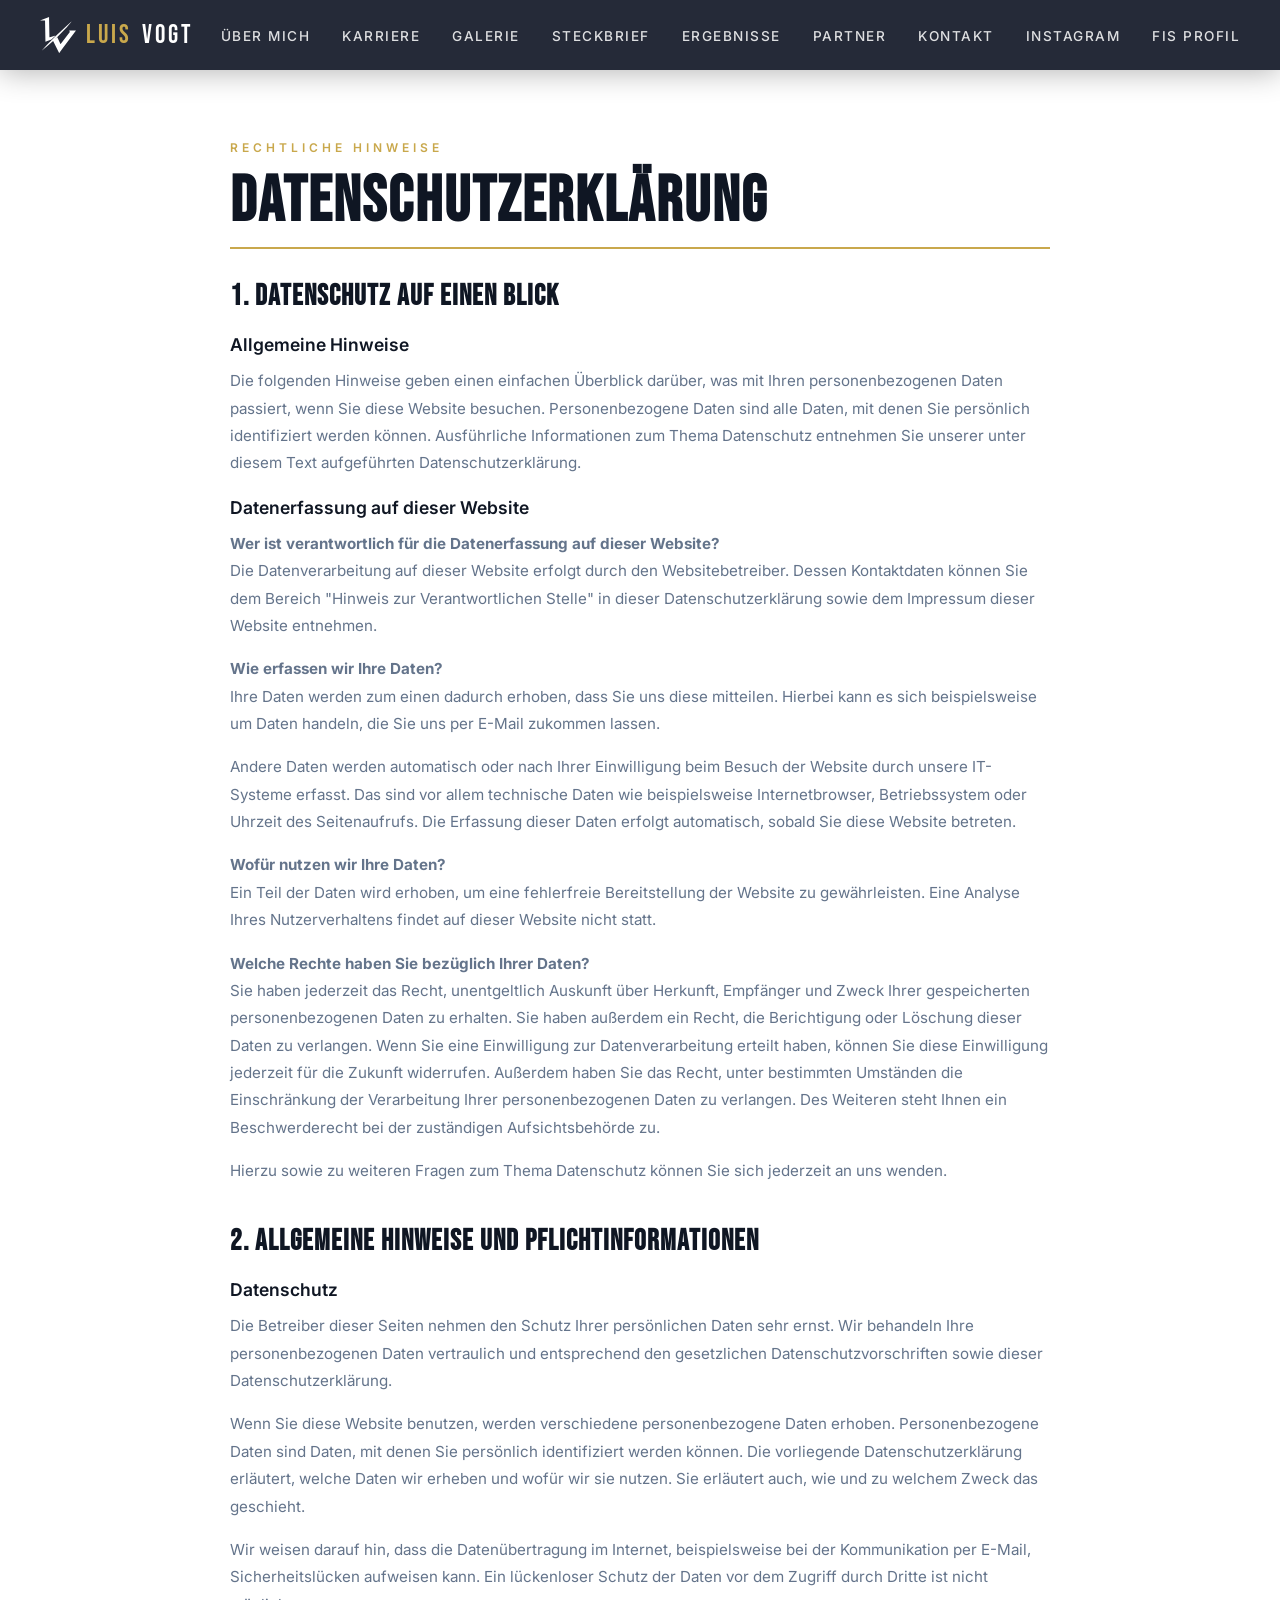
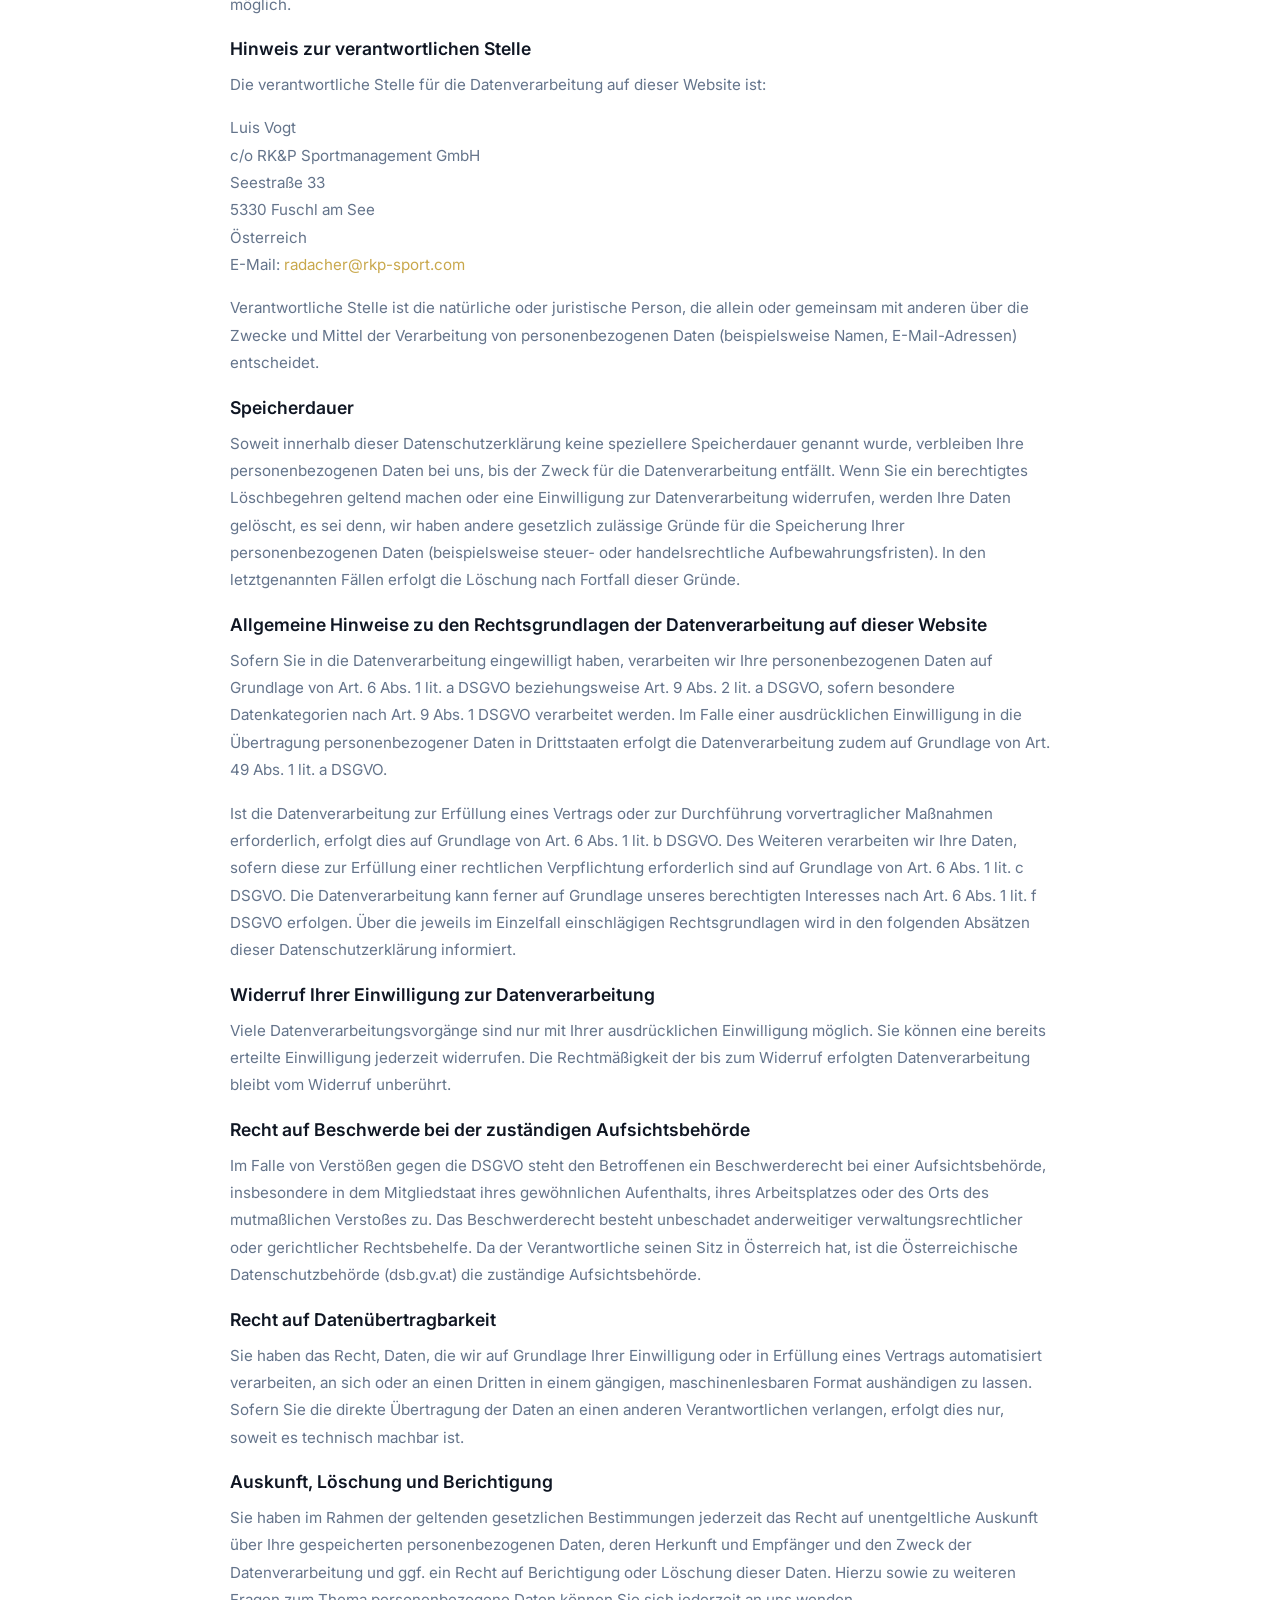
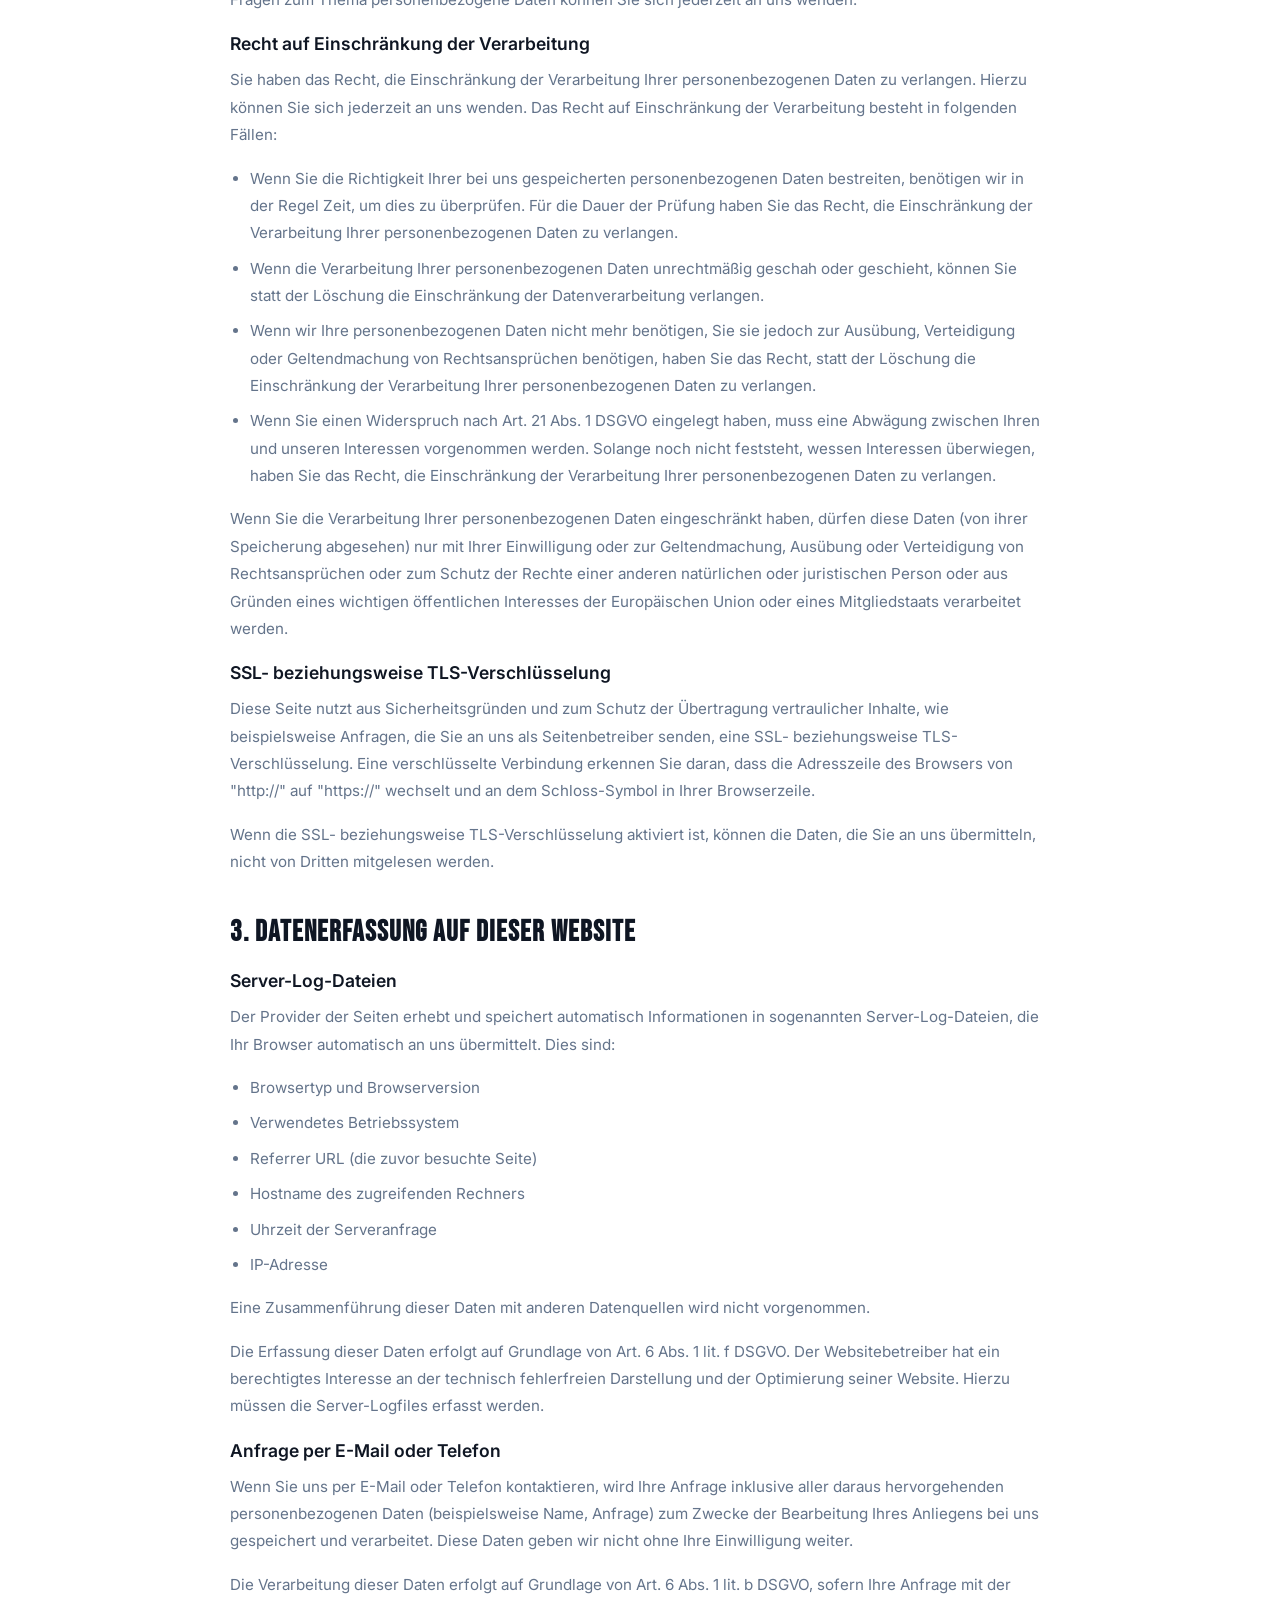
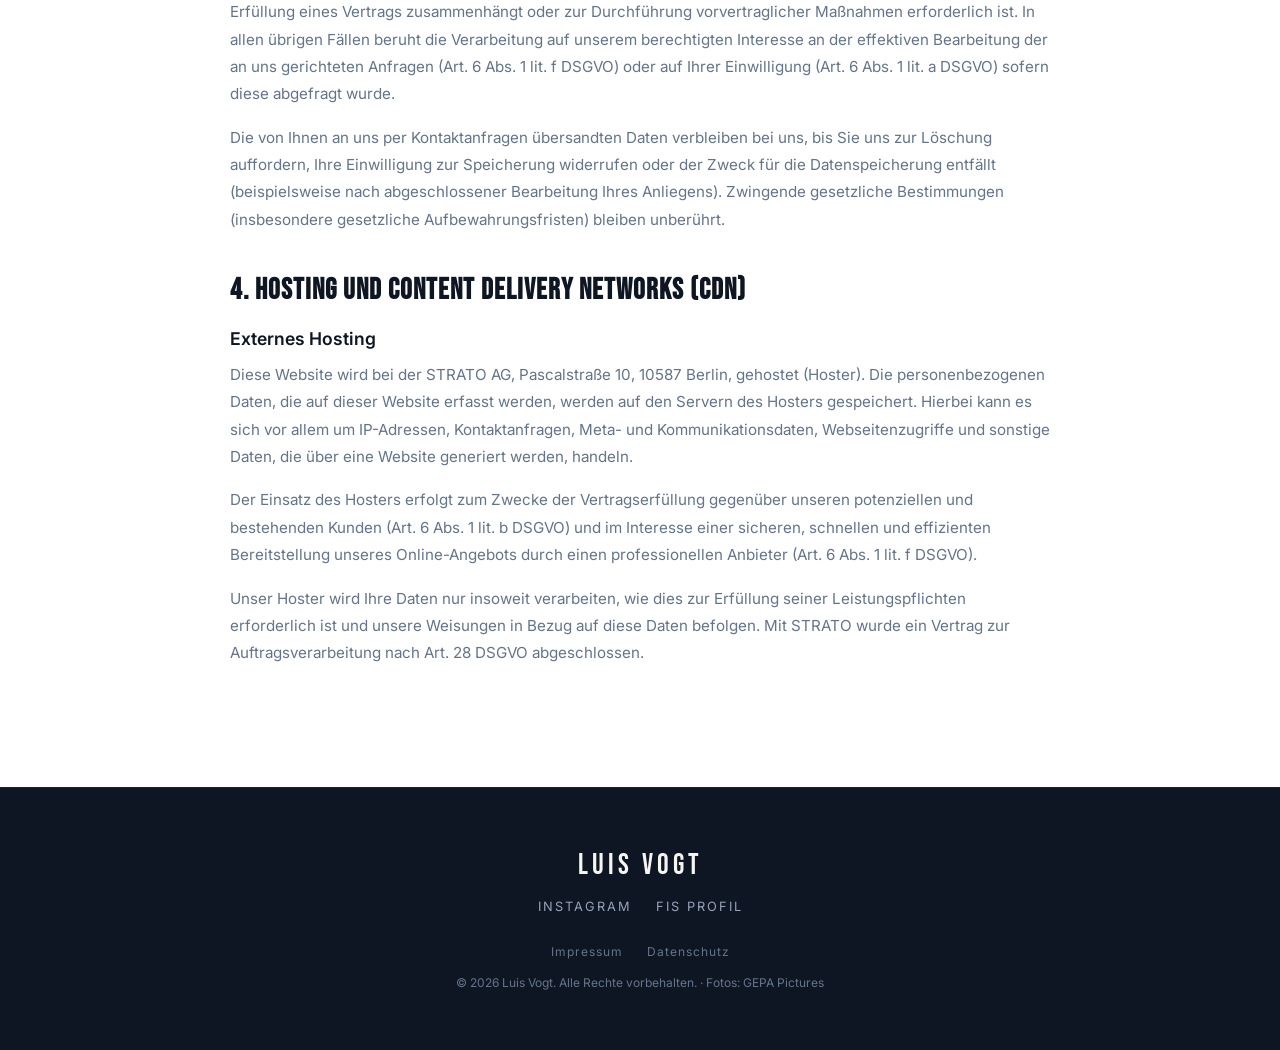
<file: datenschutz.html>
<!DOCTYPE html>
<html lang="de">
<head>
    <meta charset="UTF-8">
    <meta name="viewport" content="width=device-width, initial-scale=1.0">
    <title>Datenschutzerklärung | Luis Vogt | Ski Alpin</title>
    
    <!-- Meta-Tags -->
    <meta name="robots" content="noindex, follow">
    <link rel="stylesheet" href="fonts.css">
    
    <style>
        :root {
            --primary: #0f1623;
            --accent: #c9a84c;
            --accent-light: #dfc06a;
            --gray-100: #f6f5f2;
            --gray-200: #e7e5e0;
            --gray-400: #94a3b8;
            --gray-600: #64748b;
            --gray-800: #1e293b;
            --white: #ffffff;
        }

        * {
            margin: 0;
            padding: 0;
            box-sizing: border-box;
        }

        body {
            font-family: 'Inter', -apple-system, BlinkMacSystemFont, sans-serif;
            color: var(--gray-800);
            background: var(--white);
            overflow-x: hidden;
        }

        /* ========== NAVIGATION ========== */
        nav {
            position: fixed;
            top: 0;
            left: 0;
            right: 0;
            z-index: 1000;
            padding: 0 40px;
            height: 70px;
            display: flex;
            align-items: center;
            justify-content: space-between;
            transition: all 0.4s ease;
            background: rgba(26, 31, 46, 0.95);
            backdrop-filter: blur(20px);
            box-shadow: 0 2px 30px rgba(0,0,0,0.3);
        }

        .nav-logo {
            height: 36px;
            width: auto;
            display: block;
        }

        .nav-brand {
            font-family: 'Bebas Neue', sans-serif;
            font-size: 1.6rem;
            color: var(--white);
            text-decoration: none;
            letter-spacing: 3px;
            display: flex;
            align-items: center;
            gap: 10px;
        }

        .nav-brand .accent {
            color: var(--accent);
        }

        .nav-links {
            display: flex;
            list-style: none;
            gap: 32px;
        }

        .nav-links a {
            color: rgba(255,255,255,0.85);
            text-decoration: none;
            font-size: 0.85rem;
            font-weight: 500;
            letter-spacing: 1.5px;
            text-transform: uppercase;
            transition: color 0.3s;
            position: relative;
        }

        .nav-links a::after {
            content: '';
            position: absolute;
            bottom: -4px;
            left: 0;
            width: 0;
            height: 2px;
            background: var(--accent);
            transition: width 0.3s;
        }

        .nav-links a:hover {
            color: var(--white);
        }

        .nav-links a:hover::after {
            width: 100%;
        }

        /* Hamburger */
        .hamburger {
            display: none;
            flex-direction: column;
            gap: 5px;
            cursor: pointer;
            z-index: 1001;
            background: none;
            border: none;
            padding: 8px;
        }

        .hamburger span {
            width: 28px;
            height: 2px;
            background: var(--white);
            transition: all 0.3s;
            display: block;
        }

        /* Mobile Menu Backdrop */
        .nav-backdrop {
            display: none;
            position: fixed;
            inset: 0;
            background: rgba(0,0,0,0.5);
            z-index: 998;
            opacity: 0;
            transition: opacity 0.3s ease;
        }

        .nav-backdrop.active {
            display: block;
            opacity: 1;
        }

        /* ========== LEGAL CONTENT ========== */
        .legal-container {
            max-width: 900px;
            margin: 0 auto;
            padding: 140px 40px 80px;
        }

        .section-label {
            font-size: 0.75rem;
            font-weight: 600;
            letter-spacing: 4px;
            text-transform: uppercase;
            color: var(--accent);
            margin-bottom: 12px;
        }

        .legal-title {
            font-family: 'Bebas Neue', sans-serif;
            font-size: clamp(2.5rem, 5vw, 4rem);
            color: var(--primary);
            letter-spacing: 2px;
            margin-bottom: 30px;
            line-height: 1.1;
            border-bottom: 2px solid var(--accent);
            padding-bottom: 10px;
        }

        .legal-section {
            margin-bottom: 40px;
        }

        .legal-section h2 {
            font-family: 'Bebas Neue', sans-serif;
            font-size: 1.8rem;
            color: var(--primary);
            letter-spacing: 1px;
            margin-top: 30px;
            margin-bottom: 16px;
        }

        .legal-section h3 {
            font-size: 1.1rem;
            color: var(--primary);
            margin-top: 20px;
            margin-bottom: 12px;
            font-weight: 600;
        }

        .legal-section p {
            font-size: 0.95rem;
            line-height: 1.8;
            color: var(--gray-600);
            margin-bottom: 16px;
        }

        .legal-section ul {
            margin-left: 20px;
            margin-bottom: 16px;
            color: var(--gray-600);
            font-size: 0.95rem;
            line-height: 1.8;
        }

        .legal-section li {
            margin-bottom: 8px;
        }

        .legal-section a {
            color: var(--accent);
            text-decoration: none;
            transition: color 0.3s;
        }

        .legal-section a:hover {
            color: var(--primary);
        }

        /* ========== FOOTER ========== */
        footer {
            padding: 60px;
            background: var(--primary);
            text-align: center;
            border-top: 1px solid rgba(255,255,255,0.06);
        }

        .footer-name {
            font-family: 'Bebas Neue', sans-serif;
            font-size: 1.8rem;
            color: var(--gray-100);
            letter-spacing: 4px;
            margin-bottom: 16px;
        }

        .footer-social {
            display: flex;
            justify-content: center;
            gap: 24px;
            margin-bottom: 30px;
        }

        .footer-social a {
            color: var(--gray-400);
            text-decoration: none;
            font-size: 0.8rem;
            letter-spacing: 2px;
            text-transform: uppercase;
            transition: color 0.3s;
        }

        .footer-social a:hover {
            color: var(--accent);
        }

        .footer-legal {
            display: flex;
            justify-content: center;
            gap: 24px;
            margin-bottom: 16px;
        }

        .footer-legal a {
            color: var(--gray-600);
            text-decoration: none;
            font-size: 0.75rem;
            letter-spacing: 1px;
            transition: color 0.3s;
        }

        .footer-legal a:hover {
            color: var(--accent);
        }

        .footer-copy {
            font-size: 0.75rem;
            color: var(--gray-600);
        }

        @media (max-width: 768px) {
            nav {
                padding: 0 24px;
            }

            .nav-links {
                position: fixed;
                top: 0;
                right: -100%;
                width: 280px;
                height: 100vh;
                background: rgba(26,31,46, 0.98);
                flex-direction: column;
                padding: 100px 40px 40px;
                transition: right 0.4s ease;
                gap: 20px;
                z-index: 999;
            }

            .nav-links.active {
                right: 0;
            }

            .hamburger {
                display: flex;
            }

            .legal-container {
                padding: 100px 24px 60px;
            }

            footer {
                padding: 40px 24px;
            }
        }
    </style>
    <!-- Favicon & Webmanifest -->
    <link rel="icon" type="image/png" sizes="32x32" href="Images/favicon-32x32.png">
    <link rel="icon" type="image/png" sizes="16x16" href="Images/favicon-16x16.png">
    <link rel="icon" type="image/svg+xml" href="Images/logo-lv-navy.svg">
    <link rel="apple-touch-icon" sizes="180x180" href="Images/apple-touch-icon.png">
    <link rel="shortcut icon" href="favicon.ico" type="image/x-icon">
    <link rel="manifest" href="site.webmanifest">
</head>
<body>

    <!-- ========== NAVIGATION ========== -->
    <nav id="navbar" role="navigation" aria-label="Hauptnavigation">
        <a href="index.html" class="nav-brand"><img class="nav-logo" src="Images/logo-lv-white.svg" alt="" width="450" height="444"><span class="accent">LUIS</span> VOGT</a>
        <ul class="nav-links" id="navLinks" role="menubar">
            <li role="none"><a href="index.html#about" role="menuitem" onclick="closeMenu()">Über mich</a></li>
            <li role="none"><a href="index.html#career" role="menuitem" onclick="closeMenu()">Karriere</a></li>
            <li role="none"><a href="index.html#gallery" role="menuitem" onclick="closeMenu()">Galerie</a></li>
            <li role="none"><a href="index.html#profile" role="menuitem" onclick="closeMenu()">Steckbrief</a></li>
            <li role="none"><a href="index.html#results" role="menuitem" onclick="closeMenu()">Ergebnisse</a></li>
            <li role="none"><a href="index.html#sponsors" role="menuitem" onclick="closeMenu()">Partner</a></li>
            <li role="none"><a href="index.html#contact" role="menuitem" onclick="closeMenu()">Kontakt</a></li>
            <li role="none"><a href="https://www.instagram.com/luis.vogt_21/" target="_blank" rel="noopener noreferrer" role="menuitem">Instagram</a></li>
            <li role="none"><a href="https://www.fis-ski.com/DB/general/athlete-biography.html?sectorcode=al&competitorid=229136" target="_blank" rel="noopener noreferrer" role="menuitem">FIS Profil</a></li>
        </ul>
        <button class="hamburger" id="hamburgerBtn" aria-label="Menü öffnen" aria-expanded="false" aria-controls="navLinks">
            <span></span>
            <span></span>
            <span></span>
        </button>
    </nav>
    <div class="nav-backdrop" id="navBackdrop"></div>

    <!-- ========== LEGAL CONTENT ========== -->
    <main class="legal-container">
        <div class="section-label">Rechtliche Hinweise</div>
        <h1 class="legal-title">Datenschutzerklärung</h1>
        
        <div class="legal-section">
            <h2>1. Datenschutz auf einen Blick</h2>
            <h3>Allgemeine Hinweise</h3>
            <p>
                Die folgenden Hinweise geben einen einfachen Überblick darüber, was mit Ihren personenbezogenen Daten passiert, wenn Sie diese Website besuchen. Personenbezogene Daten sind alle Daten, mit denen Sie persönlich identifiziert werden können. Ausführliche Informationen zum Thema Datenschutz entnehmen Sie unserer unter diesem Text aufgeführten Datenschutzerklärung.
            </p>

            <h3>Datenerfassung auf dieser Website</h3>
            <p>
                <strong>Wer ist verantwortlich für die Datenerfassung auf dieser Website?</strong><br>
                Die Datenverarbeitung auf dieser Website erfolgt durch den Websitebetreiber. Dessen Kontaktdaten können Sie dem Bereich "Hinweis zur Verantwortlichen Stelle" in dieser Datenschutzerklärung sowie dem Impressum dieser Website entnehmen.
            </p>
            <p>
                <strong>Wie erfassen wir Ihre Daten?</strong><br>
                Ihre Daten werden zum einen dadurch erhoben, dass Sie uns diese mitteilen. Hierbei kann es sich beispielsweise um Daten handeln, die Sie uns per E-Mail zukommen lassen.
            </p>
            <p>
                Andere Daten werden automatisch oder nach Ihrer Einwilligung beim Besuch der Website durch unsere IT-Systeme erfasst. Das sind vor allem technische Daten wie beispielsweise Internetbrowser, Betriebssystem oder Uhrzeit des Seitenaufrufs. Die Erfassung dieser Daten erfolgt automatisch, sobald Sie diese Website betreten.
            </p>
            <p>
                <strong>Wofür nutzen wir Ihre Daten?</strong><br>
                Ein Teil der Daten wird erhoben, um eine fehlerfreie Bereitstellung der Website zu gewährleisten. Eine Analyse Ihres Nutzerverhaltens findet auf dieser Website nicht statt.
            </p>
            <p>
                <strong>Welche Rechte haben Sie bezüglich Ihrer Daten?</strong><br>
                Sie haben jederzeit das Recht, unentgeltlich Auskunft über Herkunft, Empfänger und Zweck Ihrer gespeicherten personenbezogenen Daten zu erhalten. Sie haben außerdem ein Recht, die Berichtigung oder Löschung dieser Daten zu verlangen. Wenn Sie eine Einwilligung zur Datenverarbeitung erteilt haben, können Sie diese Einwilligung jederzeit für die Zukunft widerrufen. Außerdem haben Sie das Recht, unter bestimmten Umständen die Einschränkung der Verarbeitung Ihrer personenbezogenen Daten zu verlangen. Des Weiteren steht Ihnen ein Beschwerderecht bei der zuständigen Aufsichtsbehörde zu.
            </p>
            <p>
                Hierzu sowie zu weiteren Fragen zum Thema Datenschutz können Sie sich jederzeit an uns wenden.
            </p>
        </div>

        <div class="legal-section">
            <h2>2. Allgemeine Hinweise und Pflichtinformationen</h2>
            <h3>Datenschutz</h3>
            <p>
                Die Betreiber dieser Seiten nehmen den Schutz Ihrer persönlichen Daten sehr ernst. Wir behandeln Ihre personenbezogenen Daten vertraulich und entsprechend den gesetzlichen Datenschutzvorschriften sowie dieser Datenschutzerklärung.
            </p>
            <p>
                Wenn Sie diese Website benutzen, werden verschiedene personenbezogene Daten erhoben. Personenbezogene Daten sind Daten, mit denen Sie persönlich identifiziert werden können. Die vorliegende Datenschutzerklärung erläutert, welche Daten wir erheben und wofür wir sie nutzen. Sie erläutert auch, wie und zu welchem Zweck das geschieht.
            </p>
            <p>
                Wir weisen darauf hin, dass die Datenübertragung im Internet, beispielsweise bei der Kommunikation per E-Mail, Sicherheitslücken aufweisen kann. Ein lückenloser Schutz der Daten vor dem Zugriff durch Dritte ist nicht möglich.
            </p>

            <h3>Hinweis zur verantwortlichen Stelle</h3>
            <p>
                Die verantwortliche Stelle für die Datenverarbeitung auf dieser Website ist:
            </p>
            <p>
                Luis Vogt<br>
                c/o RK&P Sportmanagement GmbH<br>
                Seestraße 33<br>
                5330 Fuschl am See<br>
                Österreich<br>
                E-Mail: <a href="mailto:radacher@rkp-sport.com">radacher@rkp-sport.com</a>
            </p>
            <p>
                Verantwortliche Stelle ist die natürliche oder juristische Person, die allein oder gemeinsam mit anderen über die Zwecke und Mittel der Verarbeitung von personenbezogenen Daten (beispielsweise Namen, E-Mail-Adressen) entscheidet.
            </p>

            <h3>Speicherdauer</h3>
            <p>
                Soweit innerhalb dieser Datenschutzerklärung keine speziellere Speicherdauer genannt wurde, verbleiben Ihre personenbezogenen Daten bei uns, bis der Zweck für die Datenverarbeitung entfällt. Wenn Sie ein berechtigtes Löschbegehren geltend machen oder eine Einwilligung zur Datenverarbeitung widerrufen, werden Ihre Daten gelöscht, es sei denn, wir haben andere gesetzlich zulässige Gründe für die Speicherung Ihrer personenbezogenen Daten (beispielsweise steuer- oder handelsrechtliche Aufbewahrungsfristen). In den letztgenannten Fällen erfolgt die Löschung nach Fortfall dieser Gründe.
            </p>

            <h3>Allgemeine Hinweise zu den Rechtsgrundlagen der Datenverarbeitung auf dieser Website</h3>
            <p>
                Sofern Sie in die Datenverarbeitung eingewilligt haben, verarbeiten wir Ihre personenbezogenen Daten auf Grundlage von Art. 6 Abs. 1 lit. a DSGVO beziehungsweise Art. 9 Abs. 2 lit. a DSGVO, sofern besondere Datenkategorien nach Art. 9 Abs. 1 DSGVO verarbeitet werden. Im Falle einer ausdrücklichen Einwilligung in die Übertragung personenbezogener Daten in Drittstaaten erfolgt die Datenverarbeitung zudem auf Grundlage von Art. 49 Abs. 1 lit. a DSGVO.
            </p>
            <p>
                Ist die Datenverarbeitung zur Erfüllung eines Vertrags oder zur Durchführung vorvertraglicher Maßnahmen erforderlich, erfolgt dies auf Grundlage von Art. 6 Abs. 1 lit. b DSGVO. Des Weiteren verarbeiten wir Ihre Daten, sofern diese zur Erfüllung einer rechtlichen Verpflichtung erforderlich sind auf Grundlage von Art. 6 Abs. 1 lit. c DSGVO. Die Datenverarbeitung kann ferner auf Grundlage unseres berechtigten Interesses nach Art. 6 Abs. 1 lit. f DSGVO erfolgen. Über die jeweils im Einzelfall einschlägigen Rechtsgrundlagen wird in den folgenden Absätzen dieser Datenschutzerklärung informiert.
            </p>

            <h3>Widerruf Ihrer Einwilligung zur Datenverarbeitung</h3>
            <p>
                Viele Datenverarbeitungsvorgänge sind nur mit Ihrer ausdrücklichen Einwilligung möglich. Sie können eine bereits erteilte Einwilligung jederzeit widerrufen. Die Rechtmäßigkeit der bis zum Widerruf erfolgten Datenverarbeitung bleibt vom Widerruf unberührt.
            </p>

            <h3>Recht auf Beschwerde bei der zuständigen Aufsichtsbehörde</h3>
            <p>
                Im Falle von Verstößen gegen die DSGVO steht den Betroffenen ein Beschwerderecht bei einer Aufsichtsbehörde, insbesondere in dem Mitgliedstaat ihres gewöhnlichen Aufenthalts, ihres Arbeitsplatzes oder des Orts des mutmaßlichen Verstoßes zu. Das Beschwerderecht besteht unbeschadet anderweitiger verwaltungsrechtlicher oder gerichtlicher Rechtsbehelfe.
             Da der Verantwortliche seinen Sitz in Österreich hat, ist die Österreichische Datenschutzbehörde (dsb.gv.at) die zuständige Aufsichtsbehörde.</p>

            <h3>Recht auf Datenübertragbarkeit</h3>
            <p>
                Sie haben das Recht, Daten, die wir auf Grundlage Ihrer Einwilligung oder in Erfüllung eines Vertrags automatisiert verarbeiten, an sich oder an einen Dritten in einem gängigen, maschinenlesbaren Format aushändigen zu lassen. Sofern Sie die direkte Übertragung der Daten an einen anderen Verantwortlichen verlangen, erfolgt dies nur, soweit es technisch machbar ist.
            </p>

            <h3>Auskunft, Löschung und Berichtigung</h3>
            <p>
                Sie haben im Rahmen der geltenden gesetzlichen Bestimmungen jederzeit das Recht auf unentgeltliche Auskunft über Ihre gespeicherten personenbezogenen Daten, deren Herkunft und Empfänger und den Zweck der Datenverarbeitung und ggf. ein Recht auf Berichtigung oder Löschung dieser Daten. Hierzu sowie zu weiteren Fragen zum Thema personenbezogene Daten können Sie sich jederzeit an uns wenden.
            </p>

            <h3>Recht auf Einschränkung der Verarbeitung</h3>
            <p>
                Sie haben das Recht, die Einschränkung der Verarbeitung Ihrer personenbezogenen Daten zu verlangen. Hierzu können Sie sich jederzeit an uns wenden. Das Recht auf Einschränkung der Verarbeitung besteht in folgenden Fällen:
            </p>
            <ul>
                <li>Wenn Sie die Richtigkeit Ihrer bei uns gespeicherten personenbezogenen Daten bestreiten, benötigen wir in der Regel Zeit, um dies zu überprüfen. Für die Dauer der Prüfung haben Sie das Recht, die Einschränkung der Verarbeitung Ihrer personenbezogenen Daten zu verlangen.</li>
                <li>Wenn die Verarbeitung Ihrer personenbezogenen Daten unrechtmäßig geschah oder geschieht, können Sie statt der Löschung die Einschränkung der Datenverarbeitung verlangen.</li>
                <li>Wenn wir Ihre personenbezogenen Daten nicht mehr benötigen, Sie sie jedoch zur Ausübung, Verteidigung oder Geltendmachung von Rechtsansprüchen benötigen, haben Sie das Recht, statt der Löschung die Einschränkung der Verarbeitung Ihrer personenbezogenen Daten zu verlangen.</li>
                <li>Wenn Sie einen Widerspruch nach Art. 21 Abs. 1 DSGVO eingelegt haben, muss eine Abwägung zwischen Ihren und unseren Interessen vorgenommen werden. Solange noch nicht feststeht, wessen Interessen überwiegen, haben Sie das Recht, die Einschränkung der Verarbeitung Ihrer personenbezogenen Daten zu verlangen.</li>
            </ul>
            <p>
                Wenn Sie die Verarbeitung Ihrer personenbezogenen Daten eingeschränkt haben, dürfen diese Daten (von ihrer Speicherung abgesehen) nur mit Ihrer Einwilligung oder zur Geltendmachung, Ausübung oder Verteidigung von Rechtsansprüchen oder zum Schutz der Rechte einer anderen natürlichen oder juristischen Person oder aus Gründen eines wichtigen öffentlichen Interesses der Europäischen Union oder eines Mitgliedstaats verarbeitet werden.
            </p>

            <h3>SSL- beziehungsweise TLS-Verschlüsselung</h3>
            <p>
                Diese Seite nutzt aus Sicherheitsgründen und zum Schutz der Übertragung vertraulicher Inhalte, wie beispielsweise Anfragen, die Sie an uns als Seitenbetreiber senden, eine SSL- beziehungsweise TLS-Verschlüsselung. Eine verschlüsselte Verbindung erkennen Sie daran, dass die Adresszeile des Browsers von "http://" auf "https://" wechselt und an dem Schloss-Symbol in Ihrer Browserzeile.
            </p>
            <p>
                Wenn die SSL- beziehungsweise TLS-Verschlüsselung aktiviert ist, können die Daten, die Sie an uns übermitteln, nicht von Dritten mitgelesen werden.
            </p>
        </div>

        <div class="legal-section">
            <h2>3. Datenerfassung auf dieser Website</h2>
            <h3>Server-Log-Dateien</h3>
            <p>
                Der Provider der Seiten erhebt und speichert automatisch Informationen in sogenannten Server-Log-Dateien, die Ihr Browser automatisch an uns übermittelt. Dies sind:
            </p>
            <ul>
                <li>Browsertyp und Browserversion</li>
                <li>Verwendetes Betriebssystem</li>
                <li>Referrer URL (die zuvor besuchte Seite)</li>
                <li>Hostname des zugreifenden Rechners</li>
                <li>Uhrzeit der Serveranfrage</li>
                <li>IP-Adresse</li>
            </ul>
            <p>
                Eine Zusammenführung dieser Daten mit anderen Datenquellen wird nicht vorgenommen.
            </p>
            <p>
                Die Erfassung dieser Daten erfolgt auf Grundlage von Art. 6 Abs. 1 lit. f DSGVO. Der Websitebetreiber hat ein berechtigtes Interesse an der technisch fehlerfreien Darstellung und der Optimierung seiner Website. Hierzu müssen die Server-Logfiles erfasst werden.
            </p>

            <h3>Anfrage per E-Mail oder Telefon</h3>
            <p>
                Wenn Sie uns per E-Mail oder Telefon kontaktieren, wird Ihre Anfrage inklusive aller daraus hervorgehenden personenbezogenen Daten (beispielsweise Name, Anfrage) zum Zwecke der Bearbeitung Ihres Anliegens bei uns gespeichert und verarbeitet. Diese Daten geben wir nicht ohne Ihre Einwilligung weiter.
            </p>
            <p>
                Die Verarbeitung dieser Daten erfolgt auf Grundlage von Art. 6 Abs. 1 lit. b DSGVO, sofern Ihre Anfrage mit der Erfüllung eines Vertrags zusammenhängt oder zur Durchführung vorvertraglicher Maßnahmen erforderlich ist. In allen übrigen Fällen beruht die Verarbeitung auf unserem berechtigten Interesse an der effektiven Bearbeitung der an uns gerichteten Anfragen (Art. 6 Abs. 1 lit. f DSGVO) oder auf Ihrer Einwilligung (Art. 6 Abs. 1 lit. a DSGVO) sofern diese abgefragt wurde.
            </p>
            <p>
                Die von Ihnen an uns per Kontaktanfragen übersandten Daten verbleiben bei uns, bis Sie uns zur Löschung auffordern, Ihre Einwilligung zur Speicherung widerrufen oder der Zweck für die Datenspeicherung entfällt (beispielsweise nach abgeschlossener Bearbeitung Ihres Anliegens). Zwingende gesetzliche Bestimmungen (insbesondere gesetzliche Aufbewahrungsfristen) bleiben unberührt.
            </p>
        </div>

        <div class="legal-section">
            <h2>4. Hosting und Content Delivery Networks (CDN)</h2>
            <h3>Externes Hosting</h3>
            <p>
                Diese Website wird bei der STRATO AG, Pascalstraße 10, 10587 Berlin, gehostet (Hoster). Die personenbezogenen Daten, die auf dieser Website erfasst werden, werden auf den Servern des Hosters gespeichert. Hierbei kann es sich vor allem um IP-Adressen, Kontaktanfragen, Meta- und Kommunikationsdaten, Webseitenzugriffe und sonstige Daten, die über eine Website generiert werden, handeln.
            </p>
            <p>
                Der Einsatz des Hosters erfolgt zum Zwecke der Vertragserfüllung gegenüber unseren potenziellen und bestehenden Kunden (Art. 6 Abs. 1 lit. b DSGVO) und im Interesse einer sicheren, schnellen und effizienten Bereitstellung unseres Online-Angebots durch einen professionellen Anbieter (Art. 6 Abs. 1 lit. f DSGVO).
            </p>
            <p>
                Unser Hoster wird Ihre Daten nur insoweit verarbeiten, wie dies zur Erfüllung seiner Leistungspflichten erforderlich ist und unsere Weisungen in Bezug auf diese Daten befolgen. Mit STRATO wurde ein Vertrag zur Auftragsverarbeitung nach Art. 28 DSGVO abgeschlossen.
            </p>
        </div>
    </main>

    <!-- ========== FOOTER ========== -->
    <footer>
        <div class="footer-name">LUIS VOGT</div>
        <div class="footer-social">
            <a href="https://www.instagram.com/luis.vogt_21/" target="_blank" rel="noopener noreferrer">Instagram</a>
            <a href="https://www.fis-ski.com/DB/general/athlete-biography.html?sectorcode=al&competitorid=229136" target="_blank" rel="noopener noreferrer">FIS Profil</a>
        </div>
        <div class="footer-legal">
            <a href="impressum.html">Impressum</a>
            <a href="datenschutz.html">Datenschutz</a>
        </div>
        <div class="footer-copy">&copy; 2026 Luis Vogt. Alle Rechte vorbehalten. · Fotos: GEPA Pictures</div>
    </footer>

    <script>
        // Mobile menu
        const navLinks = document.getElementById('navLinks');
        const hamburgerBtn = document.getElementById('hamburgerBtn');
        const navBackdrop = document.getElementById('navBackdrop');

        function toggleMenu() {
            const isOpen = navLinks.classList.toggle('active');
            navBackdrop.classList.toggle('active', isOpen);
            hamburgerBtn.setAttribute('aria-expanded', isOpen);
            hamburgerBtn.setAttribute('aria-label', isOpen ? 'Menü schließen' : 'Menü öffnen');
            document.body.style.overflow = isOpen ? 'hidden' : '';
        }

        function closeMenu() {
            navLinks.classList.remove('active');
            navBackdrop.classList.remove('active');
            hamburgerBtn.setAttribute('aria-expanded', 'false');
            hamburgerBtn.setAttribute('aria-label', 'Menü öffnen');
            document.body.style.overflow = '';
        }

        hamburgerBtn.addEventListener('click', toggleMenu);
        navBackdrop.addEventListener('click', closeMenu);

        document.addEventListener('keydown', function(e) {
            if (e.key === 'Escape') {
                closeMenu();
            }
        });
    </script>
</body>
</html>
</file>
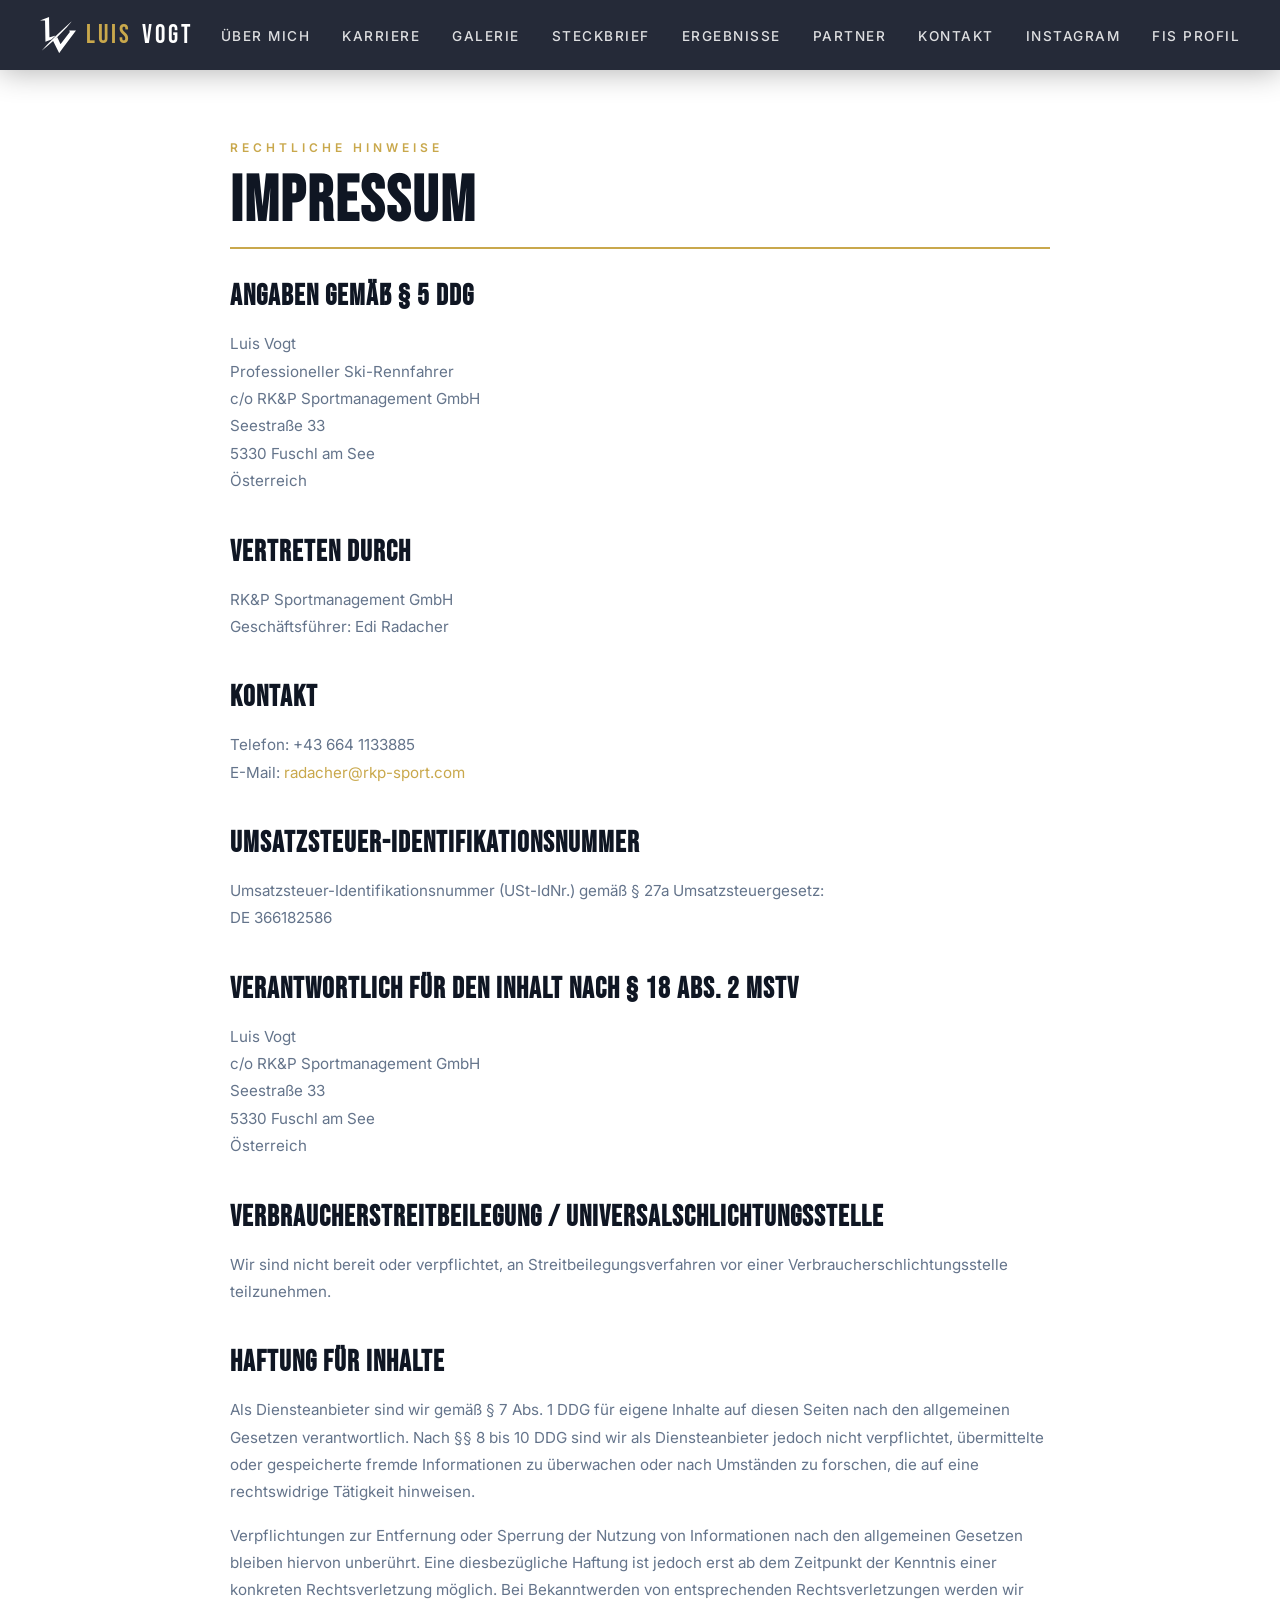
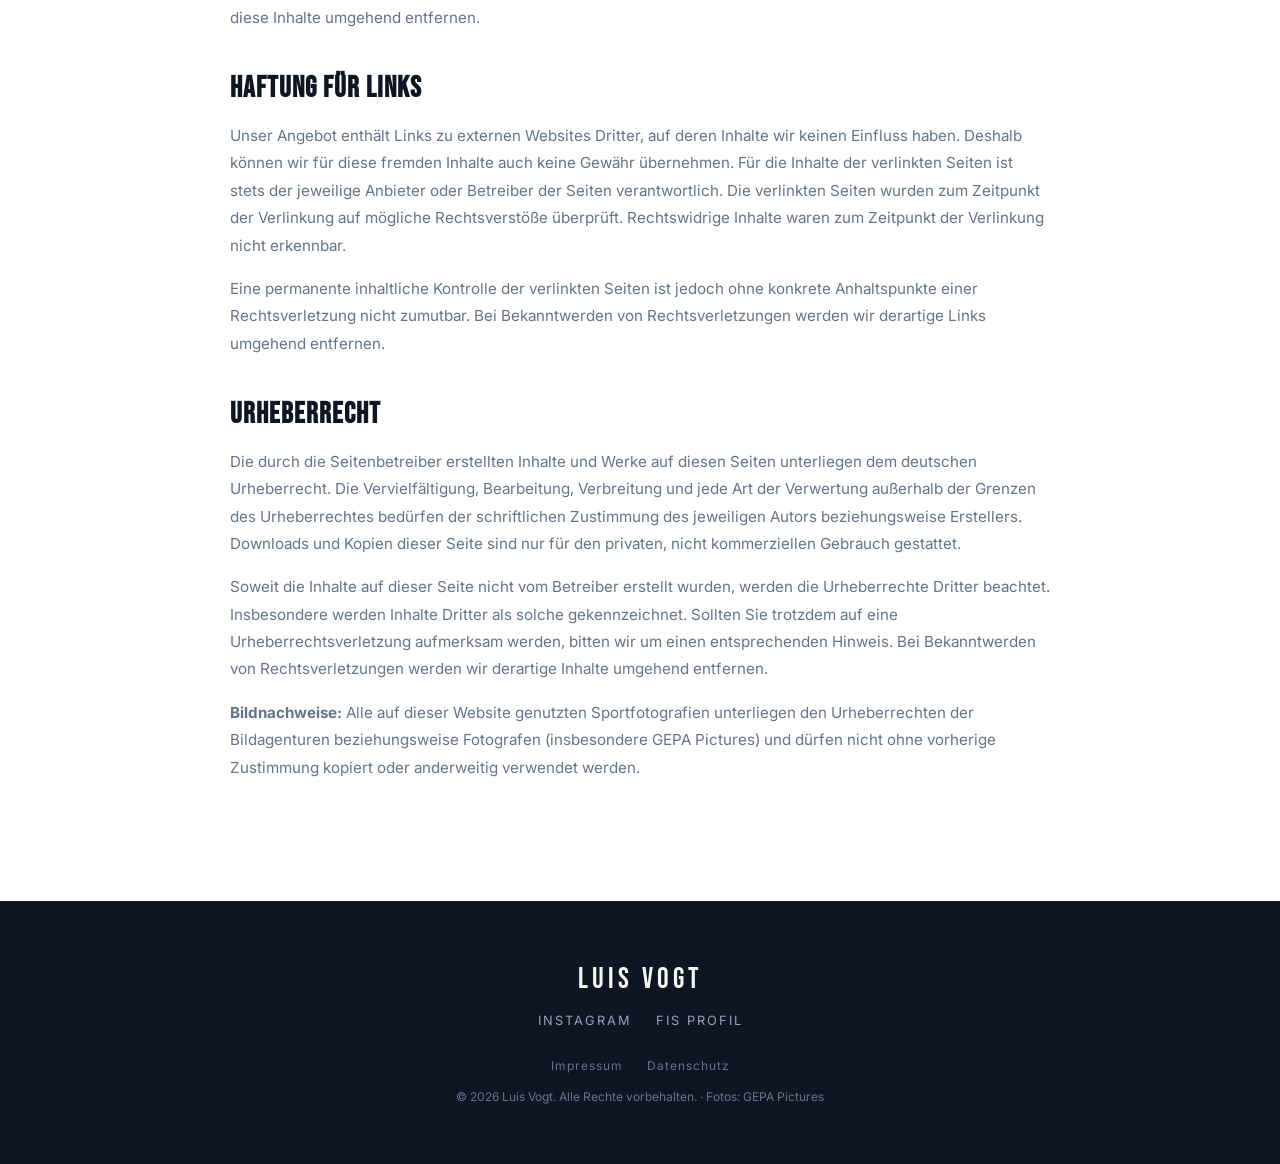
<file: impressum.html>
<!DOCTYPE html>
<html lang="de">
<head>
    <meta charset="UTF-8">
    <meta name="viewport" content="width=device-width, initial-scale=1.0">
    <title>Impressum | Luis Vogt | Ski Alpin</title>
    
    <!-- Meta-Tags -->
    <meta name="robots" content="noindex, follow">
    <link rel="stylesheet" href="fonts.css">
    
    <style>
        :root {
            --primary: #0f1623;
            --accent: #c9a84c;
            --accent-light: #dfc06a;
            --gray-100: #f6f5f2;
            --gray-200: #e7e5e0;
            --gray-400: #94a3b8;
            --gray-600: #64748b;
            --gray-800: #1e293b;
            --white: #ffffff;
        }

        * {
            margin: 0;
            padding: 0;
            box-sizing: border-box;
        }

        body {
            font-family: 'Inter', -apple-system, BlinkMacSystemFont, sans-serif;
            color: var(--gray-800);
            background: var(--white);
            overflow-x: hidden;
        }

        /* ========== NAVIGATION ========== */
        nav {
            position: fixed;
            top: 0;
            left: 0;
            right: 0;
            z-index: 1000;
            padding: 0 40px;
            height: 70px;
            display: flex;
            align-items: center;
            justify-content: space-between;
            transition: all 0.4s ease;
            background: rgba(26, 31, 46, 0.95);
            backdrop-filter: blur(20px);
            box-shadow: 0 2px 30px rgba(0,0,0,0.3);
        }

        .nav-logo {
            height: 36px;
            width: auto;
            display: block;
        }

        .nav-brand {
            font-family: 'Bebas Neue', sans-serif;
            font-size: 1.6rem;
            color: var(--white);
            text-decoration: none;
            letter-spacing: 3px;
            display: flex;
            align-items: center;
            gap: 10px;
        }

        .nav-brand .accent {
            color: var(--accent);
        }

        .nav-links {
            display: flex;
            list-style: none;
            gap: 32px;
        }

        .nav-links a {
            color: rgba(255,255,255,0.85);
            text-decoration: none;
            font-size: 0.85rem;
            font-weight: 500;
            letter-spacing: 1.5px;
            text-transform: uppercase;
            transition: color 0.3s;
            position: relative;
        }

        .nav-links a::after {
            content: '';
            position: absolute;
            bottom: -4px;
            left: 0;
            width: 0;
            height: 2px;
            background: var(--accent);
            transition: width 0.3s;
        }

        .nav-links a:hover {
            color: var(--white);
        }

        .nav-links a:hover::after {
            width: 100%;
        }

        /* Hamburger */
        .hamburger {
            display: none;
            flex-direction: column;
            gap: 5px;
            cursor: pointer;
            z-index: 1001;
            background: none;
            border: none;
            padding: 8px;
        }

        .hamburger span {
            width: 28px;
            height: 2px;
            background: var(--white);
            transition: all 0.3s;
            display: block;
        }

        /* Mobile Menu Backdrop */
        .nav-backdrop {
            display: none;
            position: fixed;
            inset: 0;
            background: rgba(0,0,0,0.5);
            z-index: 998;
            opacity: 0;
            transition: opacity 0.3s ease;
        }

        .nav-backdrop.active {
            display: block;
            opacity: 1;
        }

        /* ========== LEGAL CONTENT ========== */
        .legal-container {
            max-width: 900px;
            margin: 0 auto;
            padding: 140px 40px 80px;
        }

        .section-label {
            font-size: 0.75rem;
            font-weight: 600;
            letter-spacing: 4px;
            text-transform: uppercase;
            color: var(--accent);
            margin-bottom: 12px;
        }

        .legal-title {
            font-family: 'Bebas Neue', sans-serif;
            font-size: clamp(2.5rem, 5vw, 4rem);
            color: var(--primary);
            letter-spacing: 2px;
            margin-bottom: 30px;
            line-height: 1.1;
            border-bottom: 2px solid var(--accent);
            padding-bottom: 10px;
        }

        .legal-section {
            margin-bottom: 40px;
        }

        .legal-section h2 {
            font-family: 'Bebas Neue', sans-serif;
            font-size: 1.8rem;
            color: var(--primary);
            letter-spacing: 1px;
            margin-top: 30px;
            margin-bottom: 16px;
        }

        .legal-section p {
            font-size: 0.95rem;
            line-height: 1.8;
            color: var(--gray-600);
            margin-bottom: 16px;
        }

        .legal-section ul {
            margin-left: 20px;
            margin-bottom: 16px;
            color: var(--gray-600);
            font-size: 0.95rem;
            line-height: 1.8;
        }

        .legal-section li {
            margin-bottom: 8px;
        }

        .legal-section a {
            color: var(--accent);
            text-decoration: none;
            transition: color 0.3s;
        }

        .legal-section a:hover {
            color: var(--primary);
        }

        /* ========== FOOTER ========== */
        footer {
            padding: 60px;
            background: var(--primary);
            text-align: center;
            border-top: 1px solid rgba(255,255,255,0.06);
        }

        .footer-name {
            font-family: 'Bebas Neue', sans-serif;
            font-size: 1.8rem;
            color: var(--gray-100);
            letter-spacing: 4px;
            margin-bottom: 16px;
        }

        .footer-social {
            display: flex;
            justify-content: center;
            gap: 24px;
            margin-bottom: 30px;
        }

        .footer-social a {
            color: var(--gray-400);
            text-decoration: none;
            font-size: 0.8rem;
            letter-spacing: 2px;
            text-transform: uppercase;
            transition: color 0.3s;
        }

        .footer-social a:hover {
            color: var(--accent);
        }

        .footer-legal {
            display: flex;
            justify-content: center;
            gap: 24px;
            margin-bottom: 16px;
        }

        .footer-legal a {
            color: var(--gray-600);
            text-decoration: none;
            font-size: 0.75rem;
            letter-spacing: 1px;
            transition: color 0.3s;
        }

        .footer-legal a:hover {
            color: var(--accent);
        }

        .footer-copy {
            font-size: 0.75rem;
            color: var(--gray-600);
        }

        @media (max-width: 768px) {
            nav {
                padding: 0 24px;
            }

            .nav-links {
                position: fixed;
                top: 0;
                right: -100%;
                width: 280px;
                height: 100vh;
                background: rgba(26,31,46, 0.98);
                flex-direction: column;
                padding: 100px 40px 40px;
                transition: right 0.4s ease;
                gap: 20px;
                z-index: 999;
            }

            .nav-links.active {
                right: 0;
            }

            .hamburger {
                display: flex;
            }

            .legal-container {
                padding: 100px 24px 60px;
            }

            footer {
                padding: 40px 24px;
            }
        }
    </style>
    <!-- Favicon & Webmanifest -->
    <link rel="icon" type="image/png" sizes="32x32" href="Images/favicon-32x32.png">
    <link rel="icon" type="image/png" sizes="16x16" href="Images/favicon-16x16.png">
    <link rel="icon" type="image/svg+xml" href="Images/logo-lv-navy.svg">
    <link rel="apple-touch-icon" sizes="180x180" href="Images/apple-touch-icon.png">
    <link rel="shortcut icon" href="favicon.ico" type="image/x-icon">
    <link rel="manifest" href="site.webmanifest">
</head>
<body>

    <!-- ========== NAVIGATION ========== -->
    <nav id="navbar" role="navigation" aria-label="Hauptnavigation">
        <a href="index.html" class="nav-brand"><img class="nav-logo" src="Images/logo-lv-white.svg" alt="" width="450" height="444"><span class="accent">LUIS</span> VOGT</a>
        <ul class="nav-links" id="navLinks" role="menubar">
            <li role="none"><a href="index.html#about" role="menuitem" onclick="closeMenu()">Über mich</a></li>
            <li role="none"><a href="index.html#career" role="menuitem" onclick="closeMenu()">Karriere</a></li>
            <li role="none"><a href="index.html#gallery" role="menuitem" onclick="closeMenu()">Galerie</a></li>
            <li role="none"><a href="index.html#profile" role="menuitem" onclick="closeMenu()">Steckbrief</a></li>
            <li role="none"><a href="index.html#results" role="menuitem" onclick="closeMenu()">Ergebnisse</a></li>
            <li role="none"><a href="index.html#sponsors" role="menuitem" onclick="closeMenu()">Partner</a></li>
            <li role="none"><a href="index.html#contact" role="menuitem" onclick="closeMenu()">Kontakt</a></li>
            <li role="none"><a href="https://www.instagram.com/luis.vogt_21/" target="_blank" rel="noopener noreferrer" role="menuitem">Instagram</a></li>
            <li role="none"><a href="https://www.fis-ski.com/DB/general/athlete-biography.html?sectorcode=al&competitorid=229136" target="_blank" rel="noopener noreferrer" role="menuitem">FIS Profil</a></li>
        </ul>
        <button class="hamburger" id="hamburgerBtn" aria-label="Menü öffnen" aria-expanded="false" aria-controls="navLinks">
            <span></span>
            <span></span>
            <span></span>
        </button>
    </nav>
    <div class="nav-backdrop" id="navBackdrop"></div>

    <!-- ========== LEGAL CONTENT ========== -->
    <main class="legal-container">
        <div class="section-label">Rechtliche Hinweise</div>
        <h1 class="legal-title">Impressum</h1>
        
        <div class="legal-section">
            <h2>Angaben gemäß § 5 DDG</h2>
            <p>
                Luis Vogt<br>
                Professioneller Ski-Rennfahrer<br>
                c/o RK&P Sportmanagement GmbH<br>
                Seestraße 33<br>
                5330 Fuschl am See<br>
                Österreich
            </p>
        </div>

        <div class="legal-section">
            <h2>Vertreten durch</h2>
            <p>
                RK&P Sportmanagement GmbH<br>
                Geschäftsführer: Edi Radacher
            </p>
        </div>

        <div class="legal-section">
            <h2>Kontakt</h2>
            <p>
                Telefon: +43 664 1133885<br>
                E-Mail: <a href="mailto:radacher@rkp-sport.com">radacher@rkp-sport.com</a>
            </p>
        </div>

        <div class="legal-section">
            <h2>Umsatzsteuer-Identifikationsnummer</h2>
            <p>
                Umsatzsteuer-Identifikationsnummer (USt-IdNr.) gemäß § 27a Umsatzsteuergesetz:<br>
                DE 366182586
            </p>
        </div>

        <div class="legal-section">
            <h2>Verantwortlich für den Inhalt nach § 18 Abs. 2 MStV</h2>
            <p>
                Luis Vogt<br>
                c/o RK&P Sportmanagement GmbH<br>
                Seestraße 33<br>
                5330 Fuschl am See<br>
                Österreich
            </p>
        </div>

        <div class="legal-section">
            <h2>Verbraucherstreitbeilegung / Universalschlichtungsstelle</h2>
            <p>
                Wir sind nicht bereit oder verpflichtet, an Streitbeilegungsverfahren vor einer Verbraucherschlichtungsstelle teilzunehmen.
            </p>
        </div>

        <div class="legal-section">
            <h2>Haftung für Inhalte</h2>
            <p>
                Als Diensteanbieter sind wir gemäß § 7 Abs. 1 DDG für eigene Inhalte auf diesen Seiten nach den allgemeinen Gesetzen verantwortlich. Nach §§ 8 bis 10 DDG sind wir als Diensteanbieter jedoch nicht verpflichtet, übermittelte oder gespeicherte fremde Informationen zu überwachen oder nach Umständen zu forschen, die auf eine rechtswidrige Tätigkeit hinweisen.
            </p>
            <p>
                Verpflichtungen zur Entfernung oder Sperrung der Nutzung von Informationen nach den allgemeinen Gesetzen bleiben hiervon unberührt. Eine diesbezügliche Haftung ist jedoch erst ab dem Zeitpunkt der Kenntnis einer konkreten Rechtsverletzung möglich. Bei Bekanntwerden von entsprechenden Rechtsverletzungen werden wir diese Inhalte umgehend entfernen.
            </p>
        </div>

        <div class="legal-section">
            <h2>Haftung für Links</h2>
            <p>
                Unser Angebot enthält Links zu externen Websites Dritter, auf deren Inhalte wir keinen Einfluss haben. Deshalb können wir für diese fremden Inhalte auch keine Gewähr übernehmen. Für die Inhalte der verlinkten Seiten ist stets der jeweilige Anbieter oder Betreiber der Seiten verantwortlich. Die verlinkten Seiten wurden zum Zeitpunkt der Verlinkung auf mögliche Rechtsverstöße überprüft. Rechtswidrige Inhalte waren zum Zeitpunkt der Verlinkung nicht erkennbar.
            </p>
            <p>
                Eine permanente inhaltliche Kontrolle der verlinkten Seiten ist jedoch ohne konkrete Anhaltspunkte einer Rechtsverletzung nicht zumutbar. Bei Bekanntwerden von Rechtsverletzungen werden wir derartige Links umgehend entfernen.
            </p>
        </div>

        <div class="legal-section">
            <h2>Urheberrecht</h2>
            <p>
                Die durch die Seitenbetreiber erstellten Inhalte und Werke auf diesen Seiten unterliegen dem deutschen Urheberrecht. Die Vervielfältigung, Bearbeitung, Verbreitung und jede Art der Verwertung außerhalb der Grenzen des Urheberrechtes bedürfen der schriftlichen Zustimmung des jeweiligen Autors beziehungsweise Erstellers. Downloads und Kopien dieser Seite sind nur für den privaten, nicht kommerziellen Gebrauch gestattet.
            </p>
            <p>
                Soweit die Inhalte auf dieser Seite nicht vom Betreiber erstellt wurden, werden die Urheberrechte Dritter beachtet. Insbesondere werden Inhalte Dritter als solche gekennzeichnet. Sollten Sie trotzdem auf eine Urheberrechtsverletzung aufmerksam werden, bitten wir um einen entsprechenden Hinweis. Bei Bekanntwerden von Rechtsverletzungen werden wir derartige Inhalte umgehend entfernen.
            </p>
            <p>
                <strong>Bildnachweise:</strong> Alle auf dieser Website genutzten Sportfotografien unterliegen den Urheberrechten der Bildagenturen beziehungsweise Fotografen (insbesondere GEPA Pictures) und dürfen nicht ohne vorherige Zustimmung kopiert oder anderweitig verwendet werden.
            </p>
        </div>
    </main>

    <!-- ========== FOOTER ========== -->
    <footer>
        <div class="footer-name">LUIS VOGT</div>
        <div class="footer-social">
            <a href="https://www.instagram.com/luis.vogt_21/" target="_blank" rel="noopener noreferrer">Instagram</a>
            <a href="https://www.fis-ski.com/DB/general/athlete-biography.html?sectorcode=al&competitorid=229136" target="_blank" rel="noopener noreferrer">FIS Profil</a>
        </div>
        <div class="footer-legal">
            <a href="impressum.html">Impressum</a>
            <a href="datenschutz.html">Datenschutz</a>
        </div>
        <div class="footer-copy">&copy; 2026 Luis Vogt. Alle Rechte vorbehalten. · Fotos: GEPA Pictures</div>
    </footer>

    <script>
        // Mobile menu
        const navLinks = document.getElementById('navLinks');
        const hamburgerBtn = document.getElementById('hamburgerBtn');
        const navBackdrop = document.getElementById('navBackdrop');

        function toggleMenu() {
            const isOpen = navLinks.classList.toggle('active');
            navBackdrop.classList.toggle('active', isOpen);
            hamburgerBtn.setAttribute('aria-expanded', isOpen);
            hamburgerBtn.setAttribute('aria-label', isOpen ? 'Menü schließen' : 'Menü öffnen');
            document.body.style.overflow = isOpen ? 'hidden' : '';
        }

        function closeMenu() {
            navLinks.classList.remove('active');
            navBackdrop.classList.remove('active');
            hamburgerBtn.setAttribute('aria-expanded', 'false');
            hamburgerBtn.setAttribute('aria-label', 'Menü öffnen');
            document.body.style.overflow = '';
        }

        hamburgerBtn.addEventListener('click', toggleMenu);
        navBackdrop.addEventListener('click', closeMenu);

        document.addEventListener('keydown', function(e) {
            if (e.key === 'Escape') {
                closeMenu();
            }
        });
    </script>
</body>
</html>
</file>
<file: fonts.css>
/* Schriften lokal eingebunden (keine Verbindung zu Google-Servern) */
/* Inter: Copyright 2020 The Inter Project Authors (https://github.com/rsms/inter), SIL OFL 1.1 */
/* Bebas Neue: Copyright 2010 by Dharma Type, SIL OFL 1.1 */
@font-face {
  font-family: 'Inter';
  src: url('fonts/inter-latin-variable.woff2') format('woff2');
  font-weight: 100 900;
  font-style: normal;
  font-display: swap;
}
@font-face {
  font-family: 'Bebas Neue';
  src: url('fonts/bebas-neue-latin.woff2') format('woff2');
  font-weight: 400;
  font-style: normal;
  font-display: swap;
}
</file>
